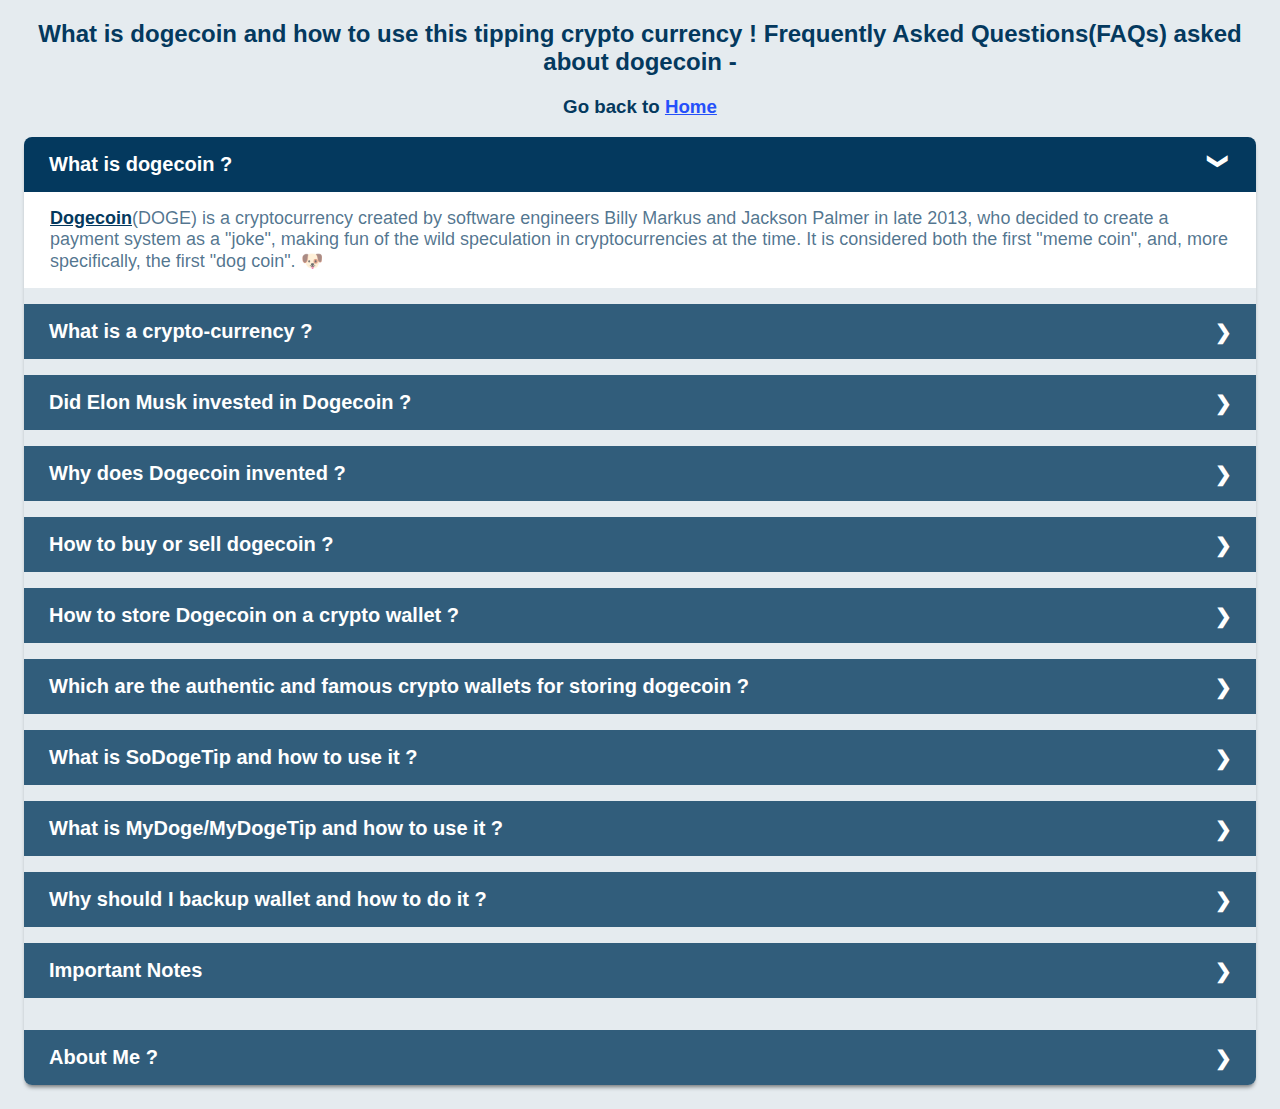
<file: whatisdogecoin.html>
<!DOCTYPE html>
<html>
  <head>
      <title>What is dogecoin ? | Much Balance</title>
      <meta name="description" content="What is dogecoin ? Dogecoin FAQs !">
      <meta name="keywords" content="what is dogecoin, how to buy dogecoin, dogecoin wallet, dogecoin faq">
      <meta property="og:image" content="https://muchbalance.github.io/dogecoin-300.png">
      <link rel="icon" href="dogecoin-300.png" type="image/gif" sizes="32x32" />
      <link rel="icon" href="dogecoin-300.png" type="image/gif" sizes="64x64" />
      <link rel="icon" href="dogecoin-300.png" type="image/gif" sizes="128x128" />
      <meta name="viewport" content="width=device-width, initial-scale=1.0">
      <style type="text/css">
        body {
          color: rgba(4,57,94,1);
          background: rgba(4,57,94,.1);
          padding: 0 1em 1em;
          font-family: 'Open Sans', sans-serif;
      }
      h1{
          text-align:center;
      }
      input {
          position: absolute;
          opacity: 0;
          z-index: -1;
      }
      .accordion-wrapper {
          border-radius: 8px;
          overflow: hidden;
          box-shadow: 0 4px 4px -2px rgba(0, 0, 0, 0.5);
          width: 100%;
          margin:0 auto;
      }
      .accordion {
          width: 100%;
          color: white;
          overflow: hidden;
          margin-bottom: 16px;
      }
      .accordion:last-child{
          margin-bottom: 0;
      }
      .accordion-label {
          display: flex;
          -webkit-box-pack: justify;
          justify-content: space-between;
          padding: 16px;
          background: rgba(4,57,94,.8);
          font-weight: bold;
          cursor: pointer;
          font-size: 20px;
          padding-left: 25px;
          padding-right: 25px;
      }
      .accordion-label:hover {
          background: rgba(4,57,94,1);
      }
      .accordion-label::after {
          content: "\276F";
          width: 16px;
          height: 16px;
          text-align: center;
          -webkit-transition: all 0.3s;
          transition: all 0.3s;
      }
      .accordion-content {
          max-height: 0;
          padding: 0 16px;
          color: rgba(4,57,94,1);
          background: white;
          -webkit-transition: all 0.3s;
          transition: all 0.3s;
          padding-left: 25px;
          padding-right: 25px;
          word-wrap: break-word;
      }
      .accordion-content p{
          margin: 0;
          color: rgba(4,57,94,.7);
          font-size: 18px;
          padding-left: 10px;
          padding-right: 10px;
      }
      .accordion-content p a, .acl {
          color: rgb(4,57,94);
          text-decoration: underline;
          font-weight: bold;
      }
      input:checked + .accordion-label {
          background: rgba(4,57,94,1);
      }
      input:checked + .accordion-label::after {
          -webkit-transform: rotate(90deg);
          transform: rotate(90deg);
      }
      input:checked ~ .accordion-content {
          max-height: 100%;
          padding: 16px;
      }
      </style>
  </head>
<body>
    <center><h2 style="width: 100%;">What is dogecoin and how to use this tipping crypto currency ! Frequently Asked Questions(FAQs) asked about dogecoin -</h2></center>
    <center><h3>Go back to <a href="https://muchbalance.github.io" style="color:rgb(37,80,250);text-decoration:underline;">Home</a></h3></center>
    <div class="accordion-wrapper">
      <div class="accordion">
        <input type="radio" name="radio-a" id="check1" checked>
        <label class="accordion-label" for="check1">What is dogecoin ?</label>
        <div class="accordion-content">
          <p><a href="https://www.dogecoin.com" target="_blank">Dogecoin</a>(DOGE) is a cryptocurrency created by software engineers Billy Markus and Jackson Palmer in late 2013, who decided to create a payment system as a "joke", making fun of the wild speculation in cryptocurrencies at the time. It is considered both the first "meme coin", and, more specifically, the first "dog coin". &#128054;</p>
        </div>
      </div>
      <div class="accordion">
        <input type="radio" name="radio-a" id="check2">
        <label class="accordion-label" for="check2">What is a crypto-currency ?</label>
        <div class="accordion-content">
          <p>A cryptocurrency, crypto-currency, or crypto is a digital currency designed to work as a medium of exchange through a computer network that is not reliant on any central authority, such as a government or bank, to uphold or maintain it. It is a class of digital assets created using cryptographic techniques that enable people to buy, sell or trade them securely.
          <br><br/>
          Unlike traditional fiat currencies controlled by national governments, cryptocurrencies can circulate without a monetary authority such as a central bank, it is peer-to-peer based money transfer system, only sender and receiver have access to the funds, there is no any intermediator between sender and reciever. The use of encryption technologies means that cryptocurrencies functions both as a currency and as a virtual accounting system. To use cryptocurrencies, you need a cryptocurrency wallet.
          <br/><br/>
          You can either buy or sell them on any <a href="https://en.wikipedia.org/wiki/Cryptocurrency_exchange" target="_blank">crypto exchange</a> or you can store them to any crypto wallet. Storing crypto on <a href="https://www.coinbase.com/learn/crypto-basics/what-is-a-crypto-wallet" target="_blank">crypto wallet</a> is more secure than storing them on any exchange, you can make profit or loss by buying or selling cryptocurrencies, if you want that it should give you more value than some hundred or thousand dollars, then you need to HODL(or HOLD) them for a long time(for years).
          <br/><br/>
          For example - In 2009, price of 1 <a href="https://en.wikipedia.org/wiki/Bitcoin" target="_blank">Bitcoin</a> was almost $0.00, but now(While writing this on 12/Dec/22) price of 1 Bitcoin is $17,000, thousand times more returns than stock/forex. In OCT 2021, the price of 1 Bitcoin went to its all the high at around $69,000. So cryptocurrencies is a good source of making profit if you have guts to HODL them for years.
          <br/><br/>
          If you have any plans of HODLING any crypto then HODL them in a <a href="https://www.coinbase.com/learn/crypto-basics/what-is-a-crypto-wallet" target="_blank">crypto-graphic</a> wallet which can be only accessed by you by having <a href="https://www.coindesk.com/learn/a-crypto-must-know-public-vs-private-keys/" target="_blank">PUBLIC and PRIVATE KEYS</a> of that crypto, public key means the crypto address, that you can share with anyone to receive crypto to your wallet/account, it is like BANK ACCOUNT NUMBER. PRIVATE KEY means the password or secret key which gives access to the crypto funds of any wallet who have private key of an crypto wallet.
          <br/><br/>
          Well, we will not go much more deeply into this explaination, let's end it here. I've mentioned some useful links to some keywords or words, you can check their means by clicking on them.
          </p>
        </div>
      </div>
      <div class="accordion">
        <input type="radio" name="radio-a" id="check3">
        <label class="accordion-label" for="check3">Did Elon Musk invested in Dogecoin ?</label>
        <div class="accordion-content">
          <p>Elon Musk reiterated his support of the cryptocurrency in July 2022 and owns Dogecoin. Musk has detailed in the past that he personally owns Dogecoin but has not indicated that Tesla does, though the electric car company has been accepting Doge payments for some merchandise on their website.</p>
        </div>
      </div>
      <div class="accordion">
        <input type="radio" name="radio-a" id="check4">
        <label class="accordion-label" for="check4">Why does Dogecoin invented ?</label>
        <div class="accordion-content">
          <p>Dogecoin, created in 2013 as a joke for crypto enthusiasts, has emerged as the one of the top 15 cryptocurrency by market cap, according to <a href="https://www.coinmarketcap.com" target="_blank">CoinMarketCap</a> data.
          <br/><br/>
          People started using it to tip each other, basically dogecoin is also known as world's first light weight tipping crypto currency, it just charges less than $0.01 even more less than this to send funds from one to another wallet and it is as fast as quick bank transfer, it just takes 3-4 seconds to make a payment.</p>
        </div>
      </div>
      <div class="accordion">
        <input type="radio" name="radio-a" id="check5">
        <label class="accordion-label" for="check5">How to buy or sell dogecoin ?</label>
        <div class="accordion-content">
          <p>You can buy or sell or trade Dogecoin on a crypto exchange. You can consider buying dogecoin on some of these world-famous crypto exchanges - <br/><br/>
            <ol>
              <li><a href="https://binance.com" target="_blank" class="acl">Binance</a></li>
              <li><a href="https://crypto.com" target="_blank" class="acl">Crypto.com</a></li>
              <li><a href="https://robinhood.com" target="_blank" class="acl">Robinhood</a></li>
              <br/>
              Etc
            </ol>
          </p>
        </div>
      </div>
      <div class="accordion">
        <input type="radio" name="radio-a" id="check6">
        <label class="accordion-label" for="check6">How to store Dogecoin on a crypto wallet ?</label>
        <div class="accordion-content">
          <p>You can buy and send dogecoins from a crypto exchange to your dogecoin wallet if they provide you that service, you can withdraw dogecoins from 3 exchanges mentioned above to your dogecoin wallet.</p>
        </div>
      </div>
      <div class="accordion">
        <input type="radio" name="radio-a" id="check7">
        <label class="accordion-label" for="check7">Which are the authentic and famous crypto wallets for storing dogecoin ?</label>
        <div class="accordion-content">
          <p>First of all, let me tell you about dogecoin addresses and their private keys, it is a most important thing to remember while receiving or sending dogecoins to wallet or from a wallet - 
          <br/><br/>
          Dogecoin addresses starts with capital D and end with an alphabet or numer, it is an alpha-numeric combination. Private key of a dogecoin address starts with Q or sometimes with 6. In past there was some dogecoin addresses which used to start with A or 9 maybe, but at present, 99.99% dogecoin address generates with capital D and followed by a number or capital letter 
          <br/><br/>
          So keep this thing always in your head while transferring dogecoins to a address that is must be start with D. Although some exchanges provides sending dogecoins using other blockchain networks(<b>Dogecoin has its own blockchain network and all addresses starts with D, always use DOGE network to withdraw your coins from an exchange</b>) but if you do so, then those dogecoin will no longer remain real DOGECOINS, they will become pegged dogecoins which cannot be sent to a DOGE address.
          <br/><br/>
          These are some of the famous on-chain dogecoin wallets - <br/>
          <ol>
            <li><a href="https://dogechain.info" target="_blank" class="acl">DogeChain</a></li>
            <li><a href="https://sodogetip.xyz" target="_blank" class="acl">SoDogeTip</a></li>
            <li><a href="https://mydoge.com" target="_blank" class="acl">MyDoge</a></li>
            <li><a href="https://dogecoin.com/wallets/" target="_blank" class="acl">Other authentic wallets</a></li>
          </ol>
          </p>
          <p>SoDogeTip and MyDogeTip(MyDoge) are on-chain tipping-bots along with being a dogecoin blockchain wallets and mostly used for tipping on social media. So I am writing only about these two famous wallets/tipping-bots here.</p>
        </div>
      </div>
      <div class="accordion">
        <input type="radio" name="radio-a" id="check8">
        <label class="accordion-label" for="check8">What is SoDogeTip and how to use it ?</label>
        <div class="accordion-content">
          <p>SoDogeTip is an custodial on-chain tipping bot, the most transparent cryptocurrency tipping bot. You can use sodogetip bot on twitter, reddit and discord. It is totally secure and easy. You don't need to remember long passwords to make a new account or use a SoDogeTip account. All you need to have one of these social accounts - either twitter, either reddit or either discord. Then login with one of them, after this you have to add and verify your e-mail address in order to withdraw your funds from SoDogeTip to other wallet/exchanges/addresses.
          <br/><br/>
          You can use your one same e-mail address to verify the account you created using twitter or reddit or discord separately. Although when you will login with these three different social accounts separately, you will see different dogecoin addresses for all three accounts. Because clearly, all three social platforms are different from each other. But e-mail address can remain same in order to request a withdrawal.
          <br/><br/>
          <b>How to use it ? -</b><br/>
          Suppose if you are gonna use it only on twitter then you should not connect SoDogeTip with reddit or discord, although nothing will happen if you so so but you will be confused in your mailbox while opening links for withdrawal or other requests.
          <br/>
          <ul>
            <li>Login it with twitter</li>
            <li>Verify your e-mail</li>
            <li>Send some dogecoins from any exchange to the address which will be given to you in SoDogeTip dashboard, or ask someone to send some dogecoins to SoDogeTip given dogecoin address</li>
            <li>Start tipping using command - @sodogetip tip @username amount doge</li>
            <li>For reddit and discord instructions, you may go to SoDogeTip's official website - <a href="https://sodogetip.xyz" target="_blank" class="acl">here</a></li>
          </ul>
          </p>
        </div>
      </div>
      <div class="accordion">
        <input type="radio" name="radio-a" id="check9">
        <label class="accordion-label" for="check9">What is MyDoge/MyDogeTip and how to use it ?</label>
        <div class="accordion-content">
          <p>MyDoge is a free and secure self-custodial Dogecoin wallet. To create wallet on MyDoge, you don't need to login it with social media or no need to remember password or credentials.
          <br><br/>
          As mentioned earlier, MyDoge is a simple wallet designed for everyone, so setting it up is a simple process. But, first, you need to download and install it on your mobile devices.<br/><br/>

          After installing, select the Create New Wallet button if you don't have one.<br/><br/>

          You'll then be asked to create a six-digit passcode. This will be your secret security code for sending dogecoins out of the wallet. You should never share this with anyone.<br/><br/>

          The next step is crucial. You're expected to back up your wallet. This will be the only way to recover your wallet should anything happen to your mobile device. Remember, you cannot contact anyone at MyDoge to retrieve your wallet because the wallet is non-custodial.<br/><br/>

          In settins(at bottom right), there will be an option to backup your wallet, click on that button then the <a href="https://www.incognia.com/the-authentication-reference/what-is-a-12-Words-seed-phrase" target="_blank">12-Words recovery phrase</a> will be shown to you, it is different for everone and cannot be created more than one time for multiple users, which you should write down in the correct order and keep somewhere safe. Click Continue when done.<br/><br/><br/>
          In order to use MyDogeTip on twitter you will need to connect your MyDoge account with your twitter account and your contact number. You don't need to do this if you are not gonna use MyDoge for tipping on twitter, skip this if you are just creating your wallet for receiving and sending funds.
          <br/><br/>
          <b>How to use it ? -</b><br/>
          Receive some dogecoins from any exchange, us them to send it to others, there will be option of sending and recieving on wallet page.<br/>
          Suppose if you are gonna use it on twitter then you should connect it with twitter, it will ask you your phone number too.
          <br/>
          <ul>
            <li>Login it with twitter</li>
            <li>Verify your phone number</li>
            <li>Send some dogecoins from any exchange to the address which will be given to you in MyDoge(click on receive to see your doge address), or ask someone to send some dogecoins to MyDoge given dogecoin address</li>
            <li>Start tipping using command - @MyDogeTip tip @username amount doge</li>
            <li>If you tip on twitter using MyDogeTip, then you have to come back to MyDoge app and approve tips one-by-one, that's why it is much secure.</li>
          </ul> 
          </p>
        </div>
      </div>
      <div class="accordion">
        <input type="radio" name="radio-a" id="check10">
        <label class="accordion-label" for="check10">Why should I backup wallet and how to do it ?</label>
        <div class="accordion-content">
          <p>In order to have permanent access to your funds of your wallet, you will need to write your PRIAVTE KEY(12-Words Passphrase or Alpha-Numeric Key) somewhere and keep it safe forever and must not share with anyone else.
          <br/><br/>
          Just write down your keys on a paper or in any computer file like notepad or word etc and keep it safe and secure.
          <br/><br/>
          When you log out of your wallet, your 12-Words Passphrase will help you to login back to your wallet, remember you can logout or delete your MyDoge account from app and uninstall app, but the entire data of your wallet(Public Address, Transactions) will always remains on blockchain database and cannot be deleted. You can use your 12-Words Passphrase to login into your account on other crypto wallets too, like <a href="https://trustwallet.com" target="_blank">Trust Wallet</a>, <a href="https://atomicwallet.io" target="_blank">Atomic Wallet</a>, and on those wallets which supports 12-Words Passphrase login whenever wherever.
          <br/><br/>
          Now comes to Alpha-Numeric PRIVATE KEYS which look likes this - QR94h...dFaQY or 6JqDV...xXa9TP, helps you to access your dogecoins in case you forgot login credentials to login to a website/app which requires email and password to get into your account to access your dogecoin funds.
          <br/><br/>
          You can use <a href="https://dogechain.info" target="_blank">DogeChain</a> to sweep your coins from your unaccessible account using alpha-numeric private key
          <br/><br/>
          You can check this most helpful tweet of mine to know about how to do backup of your account and turns your 12-Words Passphrase private key into an alpha-numeric private key - <a href="https://twitter.com/naveen6802/status/1570028237010636802?s=20&t=1RGJuTcXYZMhQsfgcfWwUg" target="_blank" style="color: rgb(26,145,70);">Helpful Tweet</a>, it is a complete twitter thread about backing up your wallet in two ways.
          </p>
        </div>
      </div>
      <div class="accordion">
        <input type="radio" name="radio-a" id="check11">
        <label class="accordion-label" for="check11">Important Notes</label>
        <div class="accordion-content">
          <ul>
            <li>You can turn your 12-Words Passphrase Private Key into an Alpha-Numeric Private Key, but you can't turn it back from Alpha-Numerics to 12-Words Passphrase.</li><br/>
            <li>Your alpha-numeric private keys can be used to generate your dogecoin public address if you forgot it, but you can't generate alpha-numeric or 12-Words Passphrase key from a public address, it is totally impossible and nonsense.</li>
            <li>You can never lose your dogecoins until you have your PRIVATE KEYS safe and securely stored.</li><br/>
            <li>Never share your private keys with anyone else.</li><br/>
            <li>You can share your Dogecoin address(starts with D) with anyone in order to receive funds.</li><br/>
            <li>Anyone can check your transactions if they have your dogecoin address, crypto transactions are public, but hard to track location and person who is making transactions if he/she is doing transactions anonymously.</li><br/>
            <li>Use <a href="https://bitinfocharts.com" class="acl" target="_blank">Bitinfocharts</a> or <a href="https://dogechain.info" target="_blank" class="acl">DogeChain</a> or <a href="https://sochain.com" target="_blank" class="acl">SoChain</a> to check complete transactions history of your dogecoin wallet address.</li><br/>
            <li>Use <a href="https://muchbalance.github.io" target="_blank" class="acl">MuchBalance</a>, an instant and fast blockchain data explorer, created by <a href="https://twitter.com/naveen6802" target="_blank" class="acl">me</a>, to check wallet data of any dogecoin or bitcoin address instantly. &#128521;</li><br/>
            <li>Use only DOGE or DOGECOIN network to withdraw your dogecoins from exchanges to your personal wallets.</li>
          </ul>
        </div>
      </div>
      <div class="accordion">
        <input type="radio" name="radio-a" id="check12">
        <label class="accordion-label" for="check12">About Me ?</label>
        <div class="accordion-content">
          <p>Myself <a href="https://naveen-6802.github.io" target="_blank">Naveen Soni</a>, a self-taught front-end web designer and developer from India who loves dogecoin.
          <br/><br/>
          If you loved my work and like to donate some dogecoins to me, then here it is my dogecoin address - <br/><br/>
          DRRSueeU3DWNPFpkmU6hsq6Ur8fwRYAJ3o or <a href="dogecoin:DRRSueeU3DWNPFpkmU6hsq6Ur8fwRYAJ3o">Click here to Donate</a>
          </p>
        </div>
      </div>
    </div>
</body>
</html>
</file>
